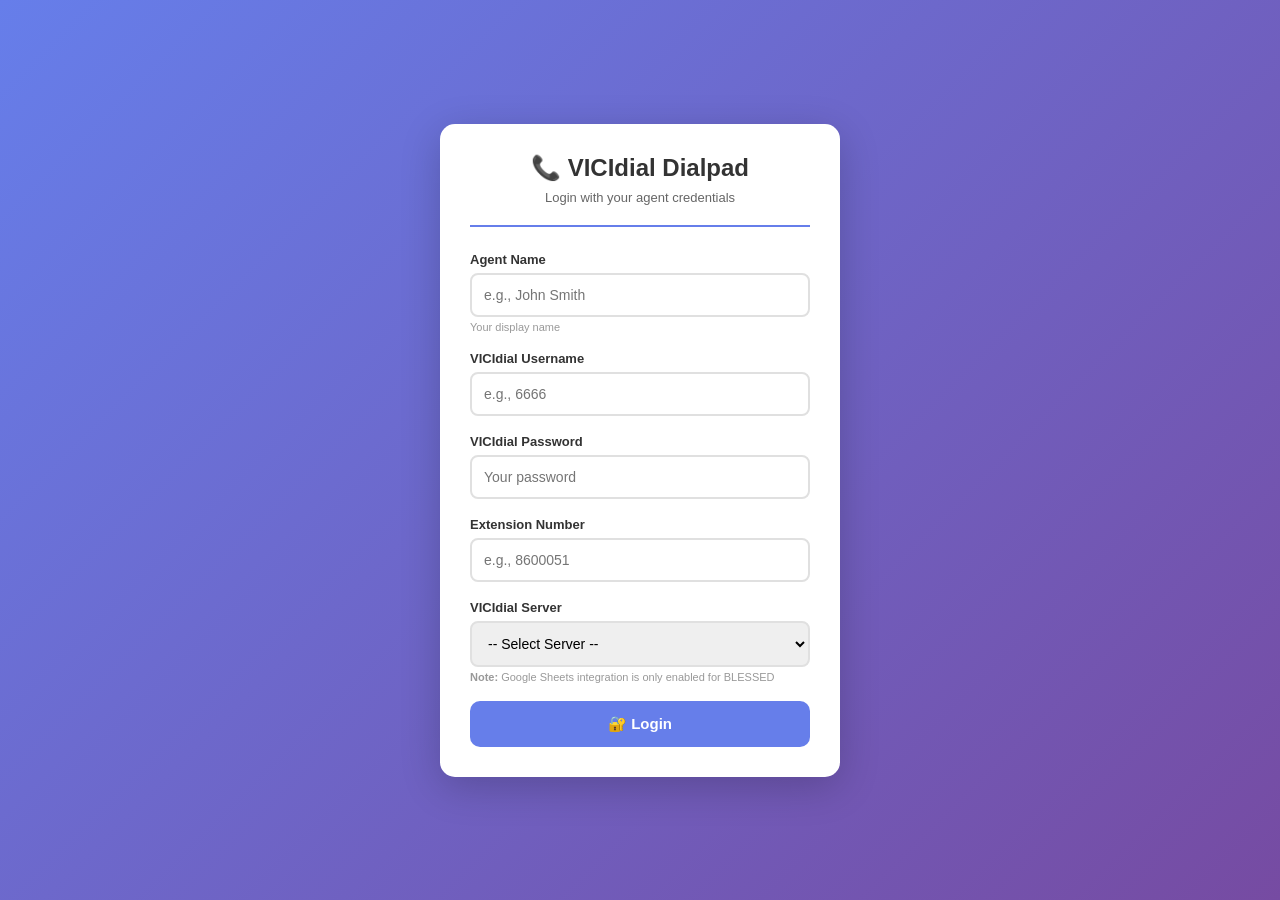
<file: index.html>
<!DOCTYPE html>
<html lang="en">
<head>
    <meta charset="UTF-8">
    <meta name="viewport" content="width=device-width, initial-scale=1.0">
    <title>VICIdial Dialpad</title>
    <link rel="stylesheet" href="styles.css">
    <style>
        /* Google Sheets Status Indicator */
        .sheets-status {
            display: inline-block;
            padding: 4px 10px;
            border-radius: 4px;
            font-size: 12px;
            margin-left: 10px;
            font-weight: 500;
        }
        .sheets-status.enabled {
            background-color: #d4edda;
            color: #155724;
            border: 1px solid #c3e6cb;
        }
        .sheets-status.disabled {
            background-color: #f8d7da;
            color: #721c24;
            border: 1px solid #f5c6cb;
        }
        .header-row {
            display: flex;
            align-items: center;
            justify-content: space-between;
            margin-bottom: 10px;
        }
        .server-info {
            font-size: 11px;
            color: #666;
            margin-top: 5px;
        }
    </style>
</head>
<body>
    <div class="container">
        <!-- Login Screen -->
        <div id="loginScreen" class="screen active">
            <div class="login-container">
                <div class="header">
                    <h2>📞 VICIdial Dialpad</h2>
                    <p>Login with your agent credentials</p>
                </div>

                <div id="loginStatus" class="status-message"></div>

                <form id="loginForm">
                    <div class="form-group">
                        <label class="form-label">Agent Name</label>
                        <input type="text" id="agentName" class="form-input"
                               placeholder="e.g., John Smith" required>
                        <div class="form-hint">Your display name</div>
                    </div>

                    <div class="form-group">
                        <label class="form-label">VICIdial Username</label>
                        <input type="text" id="username" class="form-input"
                               placeholder="e.g., 6666" required autocomplete="username">
                    </div>

                    <div class="form-group">
                        <label class="form-label">VICIdial Password</label>
                        <input type="password" id="password" class="form-input"
                               placeholder="Your password" required autocomplete="current-password">
                    </div>

                    <div class="form-group">
                        <label class="form-label">Extension Number</label>
                        <input type="text" id="extension" class="form-input"
                               placeholder="e.g., 8600051" required>
                    </div>

                    <div class="form-group">
                        <label class="form-label">VICIdial Server</label>
                        <select id="serverUrl" class="form-input" required>
                            <option value="">-- Select Server --</option>
                            <option value="https://maingreendialer.projems.com">MAINGREEN</option>
                            <option value="https://vicidial.projems.com">BLESSED</option>
                        </select>
                        <div class="form-hint">
                            <strong>Note:</strong> Google Sheets integration is only enabled for BLESSED
                        </div>
                    </div>

                    <button type="submit" class="btn btn-primary">
                        🔐 Login
                    </button>
                </form>
            </div>
        </div>

        <!-- Dialpad Screen -->
        <div id="dialpadScreen" class="screen">
            <div class="header">
                <div class="header-row">
                    <h2>📞 Dialpad</h2>
                    <button class="btn-logout" onclick="logout()">🚪 Logout</button>
                </div>
                <div class="header-row">
                    <div id="agentInfo" class="agent-info">
                        <span id="agentNameDisplay">Agent</span>
                        <span id="sheetsStatus" class="sheets-status disabled">📊 Google Sheets: Disabled</span>
                    </div>
                    <div class="status-badge status-ready" id="statusBadge">Ready</div>
                </div>
                <div class="server-info" id="serverInfo">Server: Not connected</div>
            </div>

            <div class="call-info" id="callInfo">
                <div class="call-info-row">
                    <span class="call-info-label">Number:</span>
                    <span class="call-info-value" id="callingNumber">-</span>
                </div>
                <div class="call-info-row">
                    <span class="call-info-label">Duration:</span>
                    <span class="call-info-value" id="callDuration">00:00</span>
                </div>
            </div>

            <div class="display">
                <input type="tel" class="display-number" id="displayNumber"
                       placeholder="Enter or paste number" autocomplete="tel">
            </div>
            <div class="keyboard-hint">💡 You can paste or type using your keyboard</div>

            <div class="button-grid">
                <button class="btn btn-clear" onclick="clearNumber()">⌫ Clear</button>
                <button class="btn btn-call" id="callBtn" onclick="makeCall()">📞 DIAL</button>
                <button class="btn btn-hangup" id="hangupBtn" onclick="hangupCall()" disabled>📵 HANGUP</button>
                <button class="btn btn-disposition" id="dispositionBtn" onclick="showDispositionModal()" disabled>📋 DISPOSITION</button>
                <button class="btn btn-pause" id="pauseBtn" onclick="pauseAgent()" disabled>⏸️ PAUSE</button>
            </div>

            <!-- Disposition Modal -->
            <div class="disposition-modal" id="dispositionModal">
                <div class="modal-content">
                    <div class="modal-header">Select Disposition</div>
                    <div class="disposition-list" id="dispositionList"></div>
                    <br>
                    <button class="btn btn-clear" onclick="closeDispositionModal()">Cancel</button>
                </div>
            </div>

            <!-- Notification -->
            <div class="notification" id="notification"></div>
        </div>
    </div>

    <script src="config.js"></script>
    <script src="app.js"></script>
</body>

</html>
</file>
<file: styles.css>
* {
    margin: 0;
    padding: 0;
    box-sizing: border-box;
}

body {
    font-family: 'Segoe UI', Arial, sans-serif;
    background: linear-gradient(135deg, #667eea 0%, #764ba2 100%);
    min-height: 100vh;
    display: flex;
    align-items: center;
    justify-content: center;
    padding: 20px;
}

.container {
    width: 100%;
    max-width: 400px;
}

.screen {
    display: none;
}

.screen.active {
    display: block;
}

/* Login Screen */
.login-container {
    background: white;
    border-radius: 15px;
    padding: 30px;
    box-shadow: 0 10px 40px rgba(0, 0, 0, 0.2);
}

/* Header */
.header {
    text-align: center;
    margin-bottom: 25px;
    padding-bottom: 20px;
    border-bottom: 2px solid #667eea;
    position: relative;
}

.header h2 {
    color: #333;
    font-size: 24px;
    margin-bottom: 8px;
}

.header p {
    color: #666;
    font-size: 13px;
}

.btn-logout {
    position: absolute;
    top: 0;
    right: 0;
    background: #f44336;
    color: white;
    border: none;
    padding: 8px 15px;
    border-radius: 6px;
    cursor: pointer;
    font-size: 12px;
    font-weight: 600;
    transition: all 0.2s;
}

.btn-logout:hover {
    background: #da190b;
}

.agent-info {
    font-size: 12px;
    color: #666;
    margin: 8px 0;
}

.status-badge {
    display: inline-block;
    padding: 6px 18px;
    border-radius: 20px;
    font-size: 12px;
    font-weight: 600;
    margin-top: 10px;
}

.status-ready {
    background: #4CAF50;
    color: white;
}

.status-calling {
    background: #FF9800;
    color: white;
}

.status-connected {
    background: #2196F3;
    color: white;
}

.status-paused {
    background: #9E9E9E;
    color: white;
}

.status-error {
    background: #f44336;
    color: white;
}

/* Forms */
.form-group {
    margin-bottom: 18px;
}

.form-label {
    display: block;
    margin-bottom: 6px;
    font-size: 13px;
    font-weight: 600;
    color: #333;
}

.form-input {
    width: 100%;
    padding: 12px;
    border: 2px solid #e0e0e0;
    border-radius: 8px;
    font-size: 14px;
    transition: border-color 0.2s;
}

.form-input:focus {
    outline: none;
    border-color: #667eea;
}

.form-hint {
    font-size: 11px;
    color: #999;
    margin-top: 4px;
}

/* Dialpad Screen */
#dialpadScreen {
    background: white;
    border-radius: 15px;
    padding: 25px;
    box-shadow: 0 10px 40px rgba(0, 0, 0, 0.2);
}

.display {
    background: #f5f5f5;
    border-radius: 12px;
    padding: 20px;
    margin-bottom: 15px;
}

.display-number {
    font-size: 28px;
    color: #333;
    text-align: center;
    border: none;
    width: 100%;
    background: transparent;
    outline: none;
    font-weight: 500;
    letter-spacing: 1px;
}

.display-number::placeholder {
    color: #999;
    font-size: 16px;
}

.keyboard-hint {
    text-align: center;
    font-size: 11px;
    color: #999;
    margin-bottom: 15px;
}

/* Call Info */
.call-info {
    background: #e3f2fd;
    border-radius: 10px;
    padding: 12px;
    margin-bottom: 15px;
    display: none;
}

.call-info.active {
    display: block;
}

.call-info-row {
    display: flex;
    justify-content: space-between;
    margin-bottom: 6px;
    font-size: 13px;
}

.call-info-label {
    color: #666;
}

.call-info-value {
    font-weight: 600;
    color: #333;
}

/* Buttons */
.button-grid {
    display: grid;
    gap: 10px;
}

.btn {
    width: 100%;
    padding: 14px;
    border: none;
    border-radius: 10px;
    font-size: 15px;
    font-weight: 600;
    cursor: pointer;
    transition: all 0.2s;
}

.btn:active {
    transform: scale(0.98);
}

.btn:disabled {
    opacity: 0.5;
    cursor: not-allowed;
}

.btn-primary {
    background: #667eea;
    color: white;
}

.btn-primary:hover:not(:disabled) {
    background: #5568d3;
}

.btn-call {
    background: #4CAF50;
    color: white;
}

.btn-call:hover:not(:disabled) {
    background: #45a049;
}

.btn-hangup {
    background: #f44336;
    color: white;
}

.btn-hangup:hover:not(:disabled) {
    background: #da190b;
}

.btn-disposition {
    background: #2196F3;
    color: white;
}

.btn-disposition:hover:not(:disabled) {
    background: #0b7dda;
}

.btn-pause {
    background: #9E9E9E;
    color: white;
}

.btn-pause:hover:not(:disabled) {
    background: #757575;
}

.btn-clear {
    background: #e0e0e0;
    color: #333;
    padding: 10px;
    font-size: 13px;
}

.btn-clear:hover {
    background: #d0d0d0;
}

/* Status Messages */
.status-message {
    padding: 12px;
    border-radius: 8px;
    margin-bottom: 15px;
    font-size: 13px;
    display: none;
}

.status-message.active {
    display: block;
}

.status-message.success {
    background: #d4edda;
    color: #155724;
    border: 1px solid #c3e6cb;
}

.status-message.error {
    background: #f8d7da;
    color: #721c24;
    border: 1px solid #f5c6cb;
}

.status-message.info {
    background: #d1ecf1;
    color: #0c5460;
    border: 1px solid #bee5eb;
}

/* Disposition Modal */
.disposition-modal {
    display: none;
    position: fixed;
    top: 0;
    left: 0;
    width: 100%;
    height: 100%;
    background: rgba(0, 0, 0, 0.5);
    z-index: 1000;
    align-items: center;
    justify-content: center;
}

.disposition-modal.active {
    display: flex;
}

.modal-content {
    background: white;
    border-radius: 15px;
    padding: 25px;
    max-width: 320px;
    width: 90%;
    max-height: 80vh;
    overflow-y: auto;
}

.modal-header {
    font-size: 18px;
    font-weight: 600;
    margin-bottom: 20px;
    color: #333;
}

.disposition-list {
    display: grid;
    gap: 10px;
    margin-bottom: 15px;
}

.disposition-btn {
    padding: 14px;
    border: 2px solid #e0e0e0;
    border-radius: 8px;
    background: white;
    cursor: pointer;
    transition: all 0.2s;
    text-align: left;
}

.disposition-btn:hover {
    border-color: #2196F3;
    background: #f5f9ff;
}

.disposition-code {
    font-weight: 600;
    color: #333;
    font-size: 14px;
}

.disposition-desc {
    font-size: 12px;
    color: #666;
    margin-top: 2px;
}

/* Notifications */
.notification {
    position: fixed;
    top: 20px;
    right: 20px;
    background: white;
    padding: 12px 18px;
    border-radius: 10px;
    box-shadow: 0 4px 12px rgba(0, 0, 0, 0.15);
    display: none;
    z-index: 2000;
    font-size: 13px;
    max-width: 280px;
    font-weight: 500;
}

.notification.active {
    display: block;
    animation: slideIn 0.3s ease-out;
}

.notification.success {
    border-left: 4px solid #4CAF50;
}

.notification.error {
    border-left: 4px solid #f44336;
}

@keyframes slideIn {
    from {
        transform: translateX(400px);
        opacity: 0;
    }
    to {
        transform: translateX(0);
        opacity: 1;
    }
}

/* Responsive */
@media (max-width: 480px) {
    .container {
        max-width: 100%;
    }

    .login-container,
    #dialpadScreen {
        padding: 20px;
    }

    .header h2 {
        font-size: 20px;
    }

    .display-number {
        font-size: 24px;
    }

}
</file>
